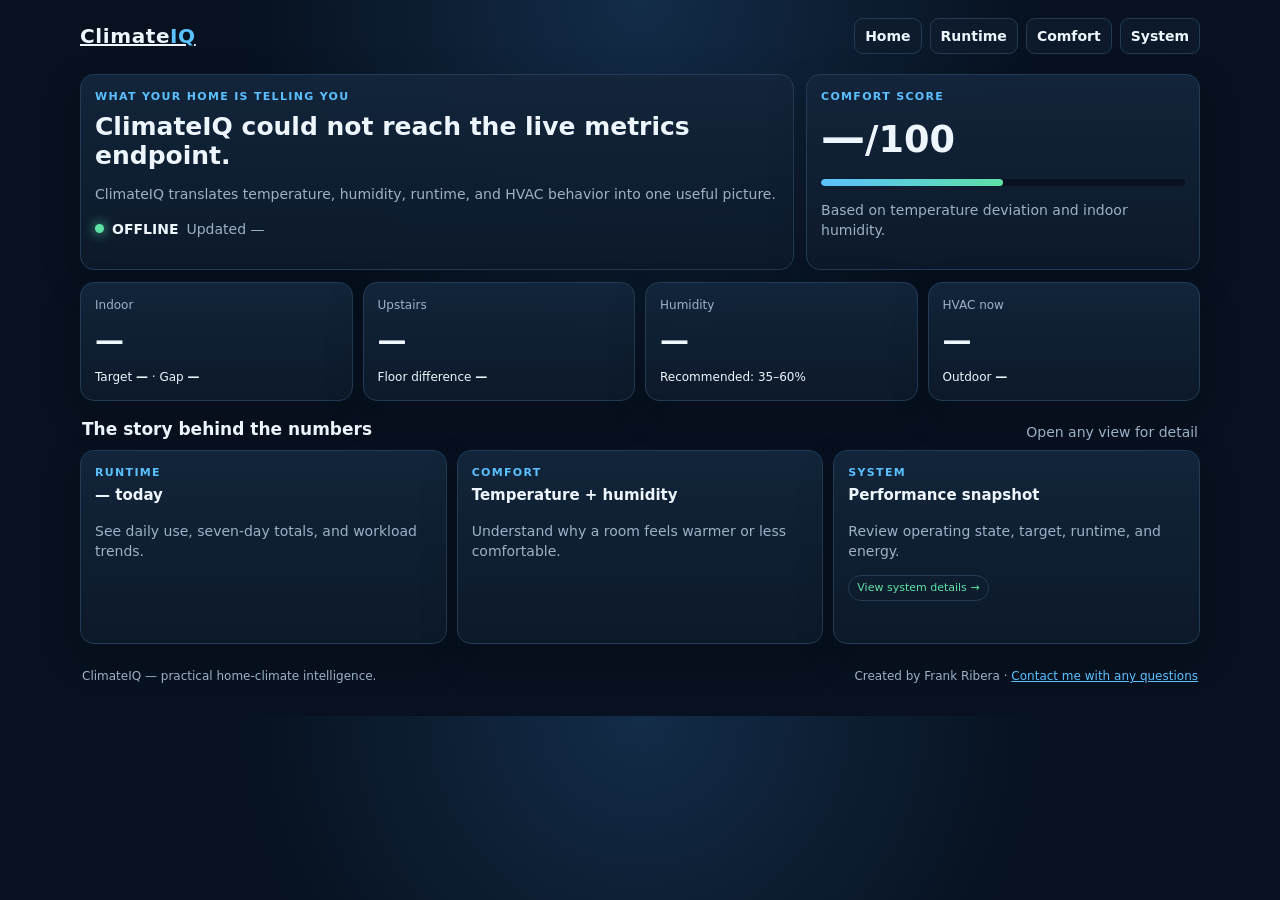
<file: public/index.html>
<!doctype html><html lang="en"><head><meta charset="utf-8"><meta name="viewport" content="width=device-width,initial-scale=1"><title>ClimateIQ</title><link rel="stylesheet" href="assets/styles.css"></head><body><main class="shell">
<header class="topbar"><a class="brand" href="./">Climate<span>IQ</span></a><nav class="nav"><a href="./">Home</a><a href="runtime.html">Runtime</a><a href="comfort.html">Comfort</a><a href="system.html">System</a></nav></header>
<section class="hero"><article class="panel"><div class="eyebrow">What your home is telling you</div><h1 class="story" id="story">Loading your climate story…</h1><p class="muted">ClimateIQ translates temperature, humidity, runtime, and HVAC behavior into one useful picture.</p><div class="statusline"><span class="dot"></span><strong id="sourceMode">CONNECTING</strong><span class="muted">Updated <span id="updated">—</span></span></div></article><aside class="panel"><div class="eyebrow">Comfort score</div><div class="big-number"><span id="comfortScore">—</span><small>/100</small></div><div class="gauge"><span id="comfortGauge"></span></div><p class="muted">Based on temperature deviation and indoor humidity.</p></aside></section>
<section class="grid"><article class="panel metric"><div class="label">Indoor</div><div class="value" id="indoor">—</div><div class="detail">Target <strong id="setpoint">—</strong> · Gap <strong id="targetGap">—</strong></div></article><article class="panel metric"><div class="label">Upstairs</div><div class="value" id="upstairs">—</div><div class="detail">Floor difference <strong id="floorGap">—</strong></div></article><article class="panel metric"><div class="label">Humidity</div><div class="value" id="humidity">—</div><div class="detail">Recommended: 35–60%</div></article><article class="panel metric"><div class="label">HVAC now</div><div class="value" id="action">—</div><div class="detail">Outdoor <strong id="outdoor">—</strong></div></article></section>
<div class="section-title"><h2>The story behind the numbers</h2><span class="muted">Open any view for detail</span></div><section class="cards"><a class="panel link-card" href="runtime.html"><div class="eyebrow">Runtime</div><h3><span id="runtimeToday">—</span> today</h3><p class="muted">See daily use, seven-day totals, and workload trends.</p><div class="spark" id="runtimeSpark"></div></a><a class="panel link-card" href="comfort.html"><div class="eyebrow">Comfort</div><h3>Temperature + humidity</h3><p class="muted">Understand why a room feels warmer or less comfortable.</p><div class="spark" id="tempSpark"></div></a><a class="panel link-card" href="system.html"><div class="eyebrow">System</div><h3>Performance snapshot</h3><p class="muted">Review operating state, target, runtime, and energy.</p><p><span class="pill good">View system details →</span></p></a></section>
<footer class="footer"><span>ClimateIQ — practical home-climate intelligence.</span><span>Created by Frank Ribera · <a href="mailto:frankribera@gmail.com">Contact me with any questions</a></span></footer></main><script src="assets/app.js"></script></body></html>
</file>
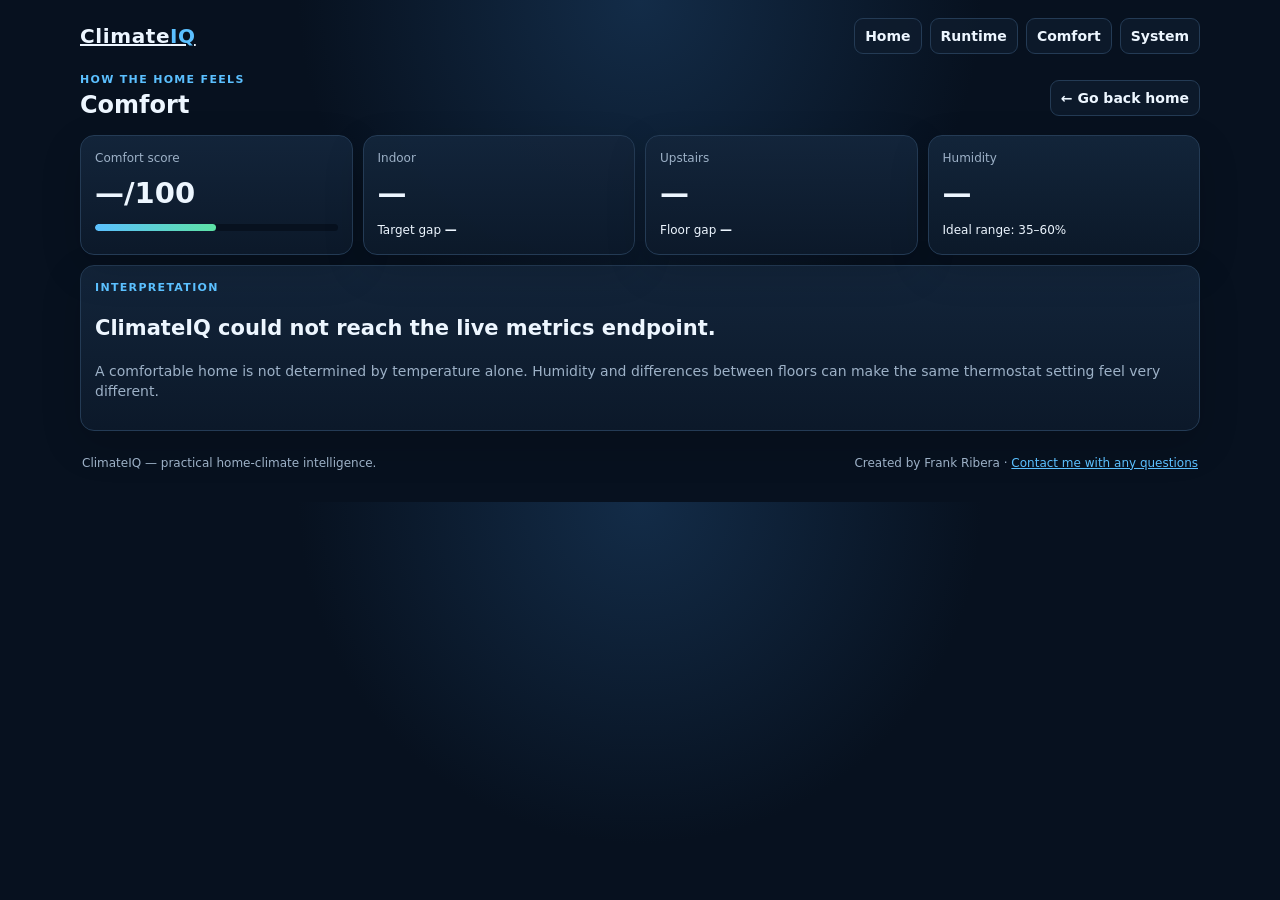
<file: public/comfort.html>
<!doctype html><html lang="en"><head><meta charset="utf-8"><meta name="viewport" content="width=device-width,initial-scale=1"><title>Comfort · ClimateIQ</title><link rel="stylesheet" href="assets/styles.css"></head><body><main class="shell">
<header class="topbar"><a class="brand" href="./">Climate<span>IQ</span></a><nav class="nav"><a href="./">Home</a><a href="runtime.html">Runtime</a><a href="comfort.html">Comfort</a><a href="system.html">System</a></nav></header><div class="pagehead"><div><div class="eyebrow">How the home feels</div><h1>Comfort</h1></div><a class="button" href="./">← Go back home</a></div><section class="grid"><article class="panel metric"><div class="label">Comfort score</div><div class="value"><span id="comfortScore">—</span>/100</div><div class="gauge"><span id="comfortGauge"></span></div></article><article class="panel metric"><div class="label">Indoor</div><div class="value" id="indoor">—</div><div class="detail">Target gap <strong id="targetGap">—</strong></div></article><article class="panel metric"><div class="label">Upstairs</div><div class="value" id="upstairs">—</div><div class="detail">Floor gap <strong id="floorGap">—</strong></div></article><article class="panel metric"><div class="label">Humidity</div><div class="value" id="humidity">—</div><div class="detail">Ideal range: 35–60%</div></article></section><section class="panel" style="margin-top:10px"><div class="eyebrow">Interpretation</div><h2 id="story">Loading…</h2><p class="muted">A comfortable home is not determined by temperature alone. Humidity and differences between floors can make the same thermostat setting feel very different.</p></section><footer class="footer"><span>ClimateIQ — practical home-climate intelligence.</span><span>Created by Frank Ribera · <a href="mailto:frankribera@gmail.com">Contact me with any questions</a></span></footer></main><script src="assets/app.js"></script></body></html>
</file>
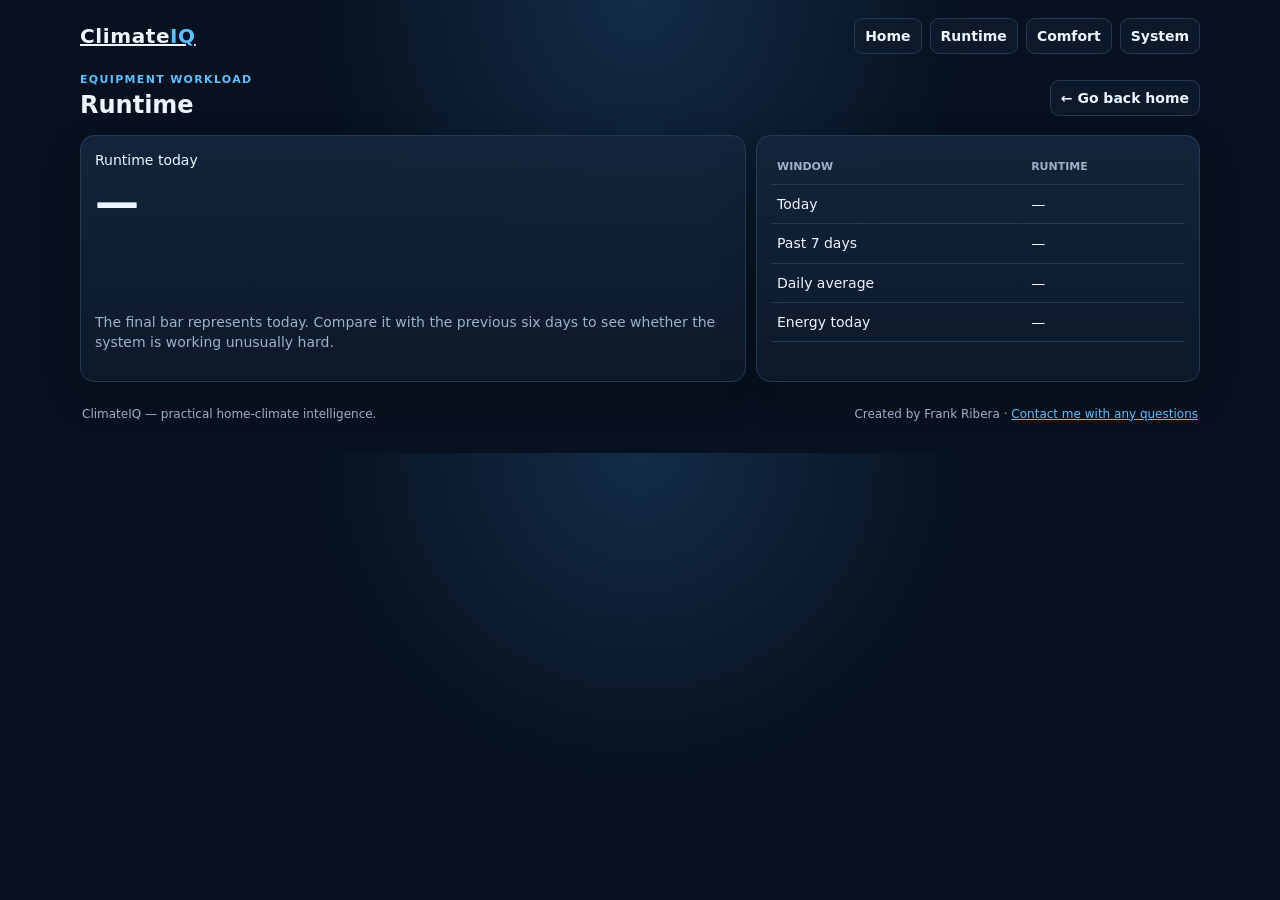
<file: public/runtime.html>
<!doctype html><html lang="en"><head><meta charset="utf-8"><meta name="viewport" content="width=device-width,initial-scale=1"><title>Runtime · ClimateIQ</title><link rel="stylesheet" href="assets/styles.css"></head><body><main class="shell">
<header class="topbar"><a class="brand" href="./">Climate<span>IQ</span></a><nav class="nav"><a href="./">Home</a><a href="runtime.html">Runtime</a><a href="comfort.html">Comfort</a><a href="system.html">System</a></nav></header><div class="pagehead"><div><div class="eyebrow">Equipment workload</div><h1>Runtime</h1></div><a class="button" href="./">← Go back home</a></div><section class="wide-grid"><article class="panel"><div class="label">Runtime today</div><div class="big-number" id="runtimeToday">—</div><div class="spark" id="runtimeSpark"></div><p class="muted">The final bar represents today. Compare it with the previous six days to see whether the system is working unusually hard.</p></article><article class="panel"><table class="table"><tr><th>Window</th><th>Runtime</th></tr><tr><td>Today</td><td id="runtimeToday">—</td></tr><tr><td>Past 7 days</td><td id="runtime7d">—</td></tr><tr><td>Daily average</td><td id="runtimeAvg">—</td></tr><tr><td>Energy today</td><td id="energyToday">—</td></tr></table></article></section><footer class="footer"><span>ClimateIQ — practical home-climate intelligence.</span><span>Created by Frank Ribera · <a href="mailto:frankribera@gmail.com">Contact me with any questions</a></span></footer></main><script src="assets/app.js"></script></body></html>
</file>
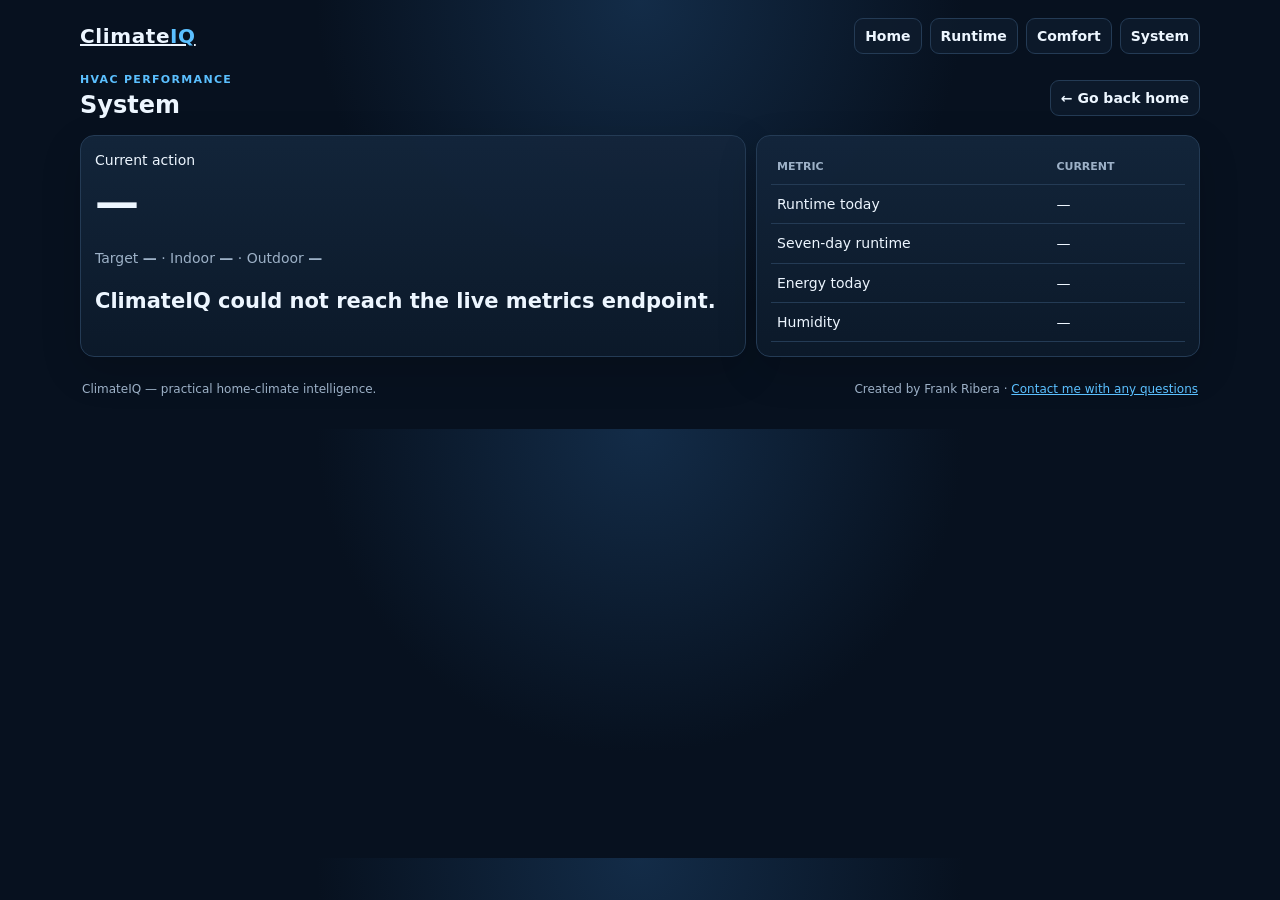
<file: public/system.html>
<!doctype html><html lang="en"><head><meta charset="utf-8"><meta name="viewport" content="width=device-width,initial-scale=1"><title>System · ClimateIQ</title><link rel="stylesheet" href="assets/styles.css"></head><body><main class="shell">
<header class="topbar"><a class="brand" href="./">Climate<span>IQ</span></a><nav class="nav"><a href="./">Home</a><a href="runtime.html">Runtime</a><a href="comfort.html">Comfort</a><a href="system.html">System</a></nav></header><div class="pagehead"><div><div class="eyebrow">HVAC performance</div><h1>System</h1></div><a class="button" href="./">← Go back home</a></div><section class="wide-grid"><article class="panel"><div class="label">Current action</div><div class="big-number" id="action">—</div><p class="muted">Target <strong id="setpoint">—</strong> · Indoor <strong id="indoor">—</strong> · Outdoor <strong id="outdoor">—</strong></p><h2 id="story">Loading…</h2></article><article class="panel"><table class="table"><tr><th>Metric</th><th>Current</th></tr><tr><td>Runtime today</td><td id="runtimeToday">—</td></tr><tr><td>Seven-day runtime</td><td id="runtime7d">—</td></tr><tr><td>Energy today</td><td id="energyToday">—</td></tr><tr><td>Humidity</td><td id="humidity">—</td></tr></table></article></section><footer class="footer"><span>ClimateIQ — practical home-climate intelligence.</span><span>Created by Frank Ribera · <a href="mailto:frankribera@gmail.com">Contact me with any questions</a></span></footer></main><script src="assets/app.js"></script></body></html>
</file>
<file: public/assets/styles.css>
:root{--bg:#07111f;--panel:#0e1c2e;--panel2:#13253b;--text:#edf6ff;--muted:#9db1c7;--line:#243b55;--accent:#5bc0ff;--good:#5de2a5;--warn:#ffc857;--bad:#ff6b6b}
*{box-sizing:border-box}body{margin:0;background:radial-gradient(circle at top,#132c48 0,#07111f 42%);color:var(--text);font-family:Inter,ui-sans-serif,system-ui,-apple-system,Segoe UI,sans-serif;font-size:14px;line-height:1.45}
a{color:inherit}.shell{width:min(1120px,calc(100% - 24px));margin:auto}.topbar{display:flex;align-items:center;justify-content:space-between;padding:18px 0 12px}.brand{font-weight:800;letter-spacing:.03em;font-size:20px}.brand span{color:var(--accent)}.nav{display:flex;gap:8px;flex-wrap:wrap}.nav a,.button{border:1px solid var(--line);background:rgba(14,28,46,.8);padding:7px 10px;border-radius:9px;text-decoration:none;font-weight:650}.hero{display:grid;grid-template-columns:1.45fr .8fr;gap:12px;margin:8px 0 12px}.panel{background:linear-gradient(180deg,rgba(19,37,59,.96),rgba(12,25,42,.96));border:1px solid var(--line);border-radius:14px;padding:14px;box-shadow:0 14px 40px rgba(0,0,0,.16)}.eyebrow{text-transform:uppercase;color:var(--accent);font-size:11px;font-weight:800;letter-spacing:.12em}.story{font-size:25px;line-height:1.16;margin:7px 0 9px;max-width:760px}.muted{color:var(--muted)}.statusline{display:flex;align-items:center;gap:8px;margin-top:10px}.dot{width:9px;height:9px;border-radius:50%;background:var(--good);box-shadow:0 0 12px var(--good)}.grid{display:grid;grid-template-columns:repeat(4,1fr);gap:10px}.metric{min-height:118px}.metric .value{font-size:29px;font-weight:850;margin:5px 0}.metric .label{font-size:12px;color:var(--muted)}.metric .detail{font-size:12px;margin-top:8px}.gauge{height:7px;background:#07111f;border-radius:99px;overflow:hidden;margin-top:10px}.gauge span{display:block;height:100%;width:50%;background:linear-gradient(90deg,var(--accent),var(--good));border-radius:inherit}.section-title{display:flex;justify-content:space-between;align-items:end;margin:16px 2px 8px}.section-title h2{font-size:17px;margin:0}.cards{display:grid;grid-template-columns:repeat(3,1fr);gap:10px}.link-card{text-decoration:none;transition:.16s transform,.16s border-color}.link-card:hover{transform:translateY(-2px);border-color:var(--accent)}.link-card h3{margin:4px 0;font-size:15px}.spark{display:flex;align-items:end;height:54px;gap:4px;margin-top:10px}.spark i{display:block;flex:1;background:linear-gradient(180deg,var(--accent),#2e6599);border-radius:4px 4px 1px 1px}.footer{display:flex;justify-content:space-between;gap:12px;flex-wrap:wrap;padding:24px 2px 30px;color:var(--muted);font-size:12px}.footer a{color:var(--accent)}.pagehead{display:flex;align-items:center;justify-content:space-between;margin:6px 0 12px}.pagehead h1{font-size:24px;margin:0}.wide-grid{display:grid;grid-template-columns:1.2fr .8fr;gap:10px}.table{width:100%;border-collapse:collapse}.table td,.table th{text-align:left;padding:9px 6px;border-bottom:1px solid var(--line)}.table th{color:var(--muted);font-size:11px;text-transform:uppercase}.big-number{font-size:44px;font-weight:850}.pill{display:inline-block;border:1px solid var(--line);border-radius:99px;padding:4px 8px;font-size:11px}.pill.good{color:var(--good)}.pill.warn{color:var(--warn)}
@media(max-width:800px){.hero,.wide-grid{grid-template-columns:1fr}.grid{grid-template-columns:repeat(2,1fr)}.cards{grid-template-columns:1fr}.story{font-size:21px}.nav{display:none}}@media(max-width:460px){.grid{grid-template-columns:1fr 1fr}.metric{min-height:105px;padding:11px}.metric .value{font-size:24px}}
</file>
